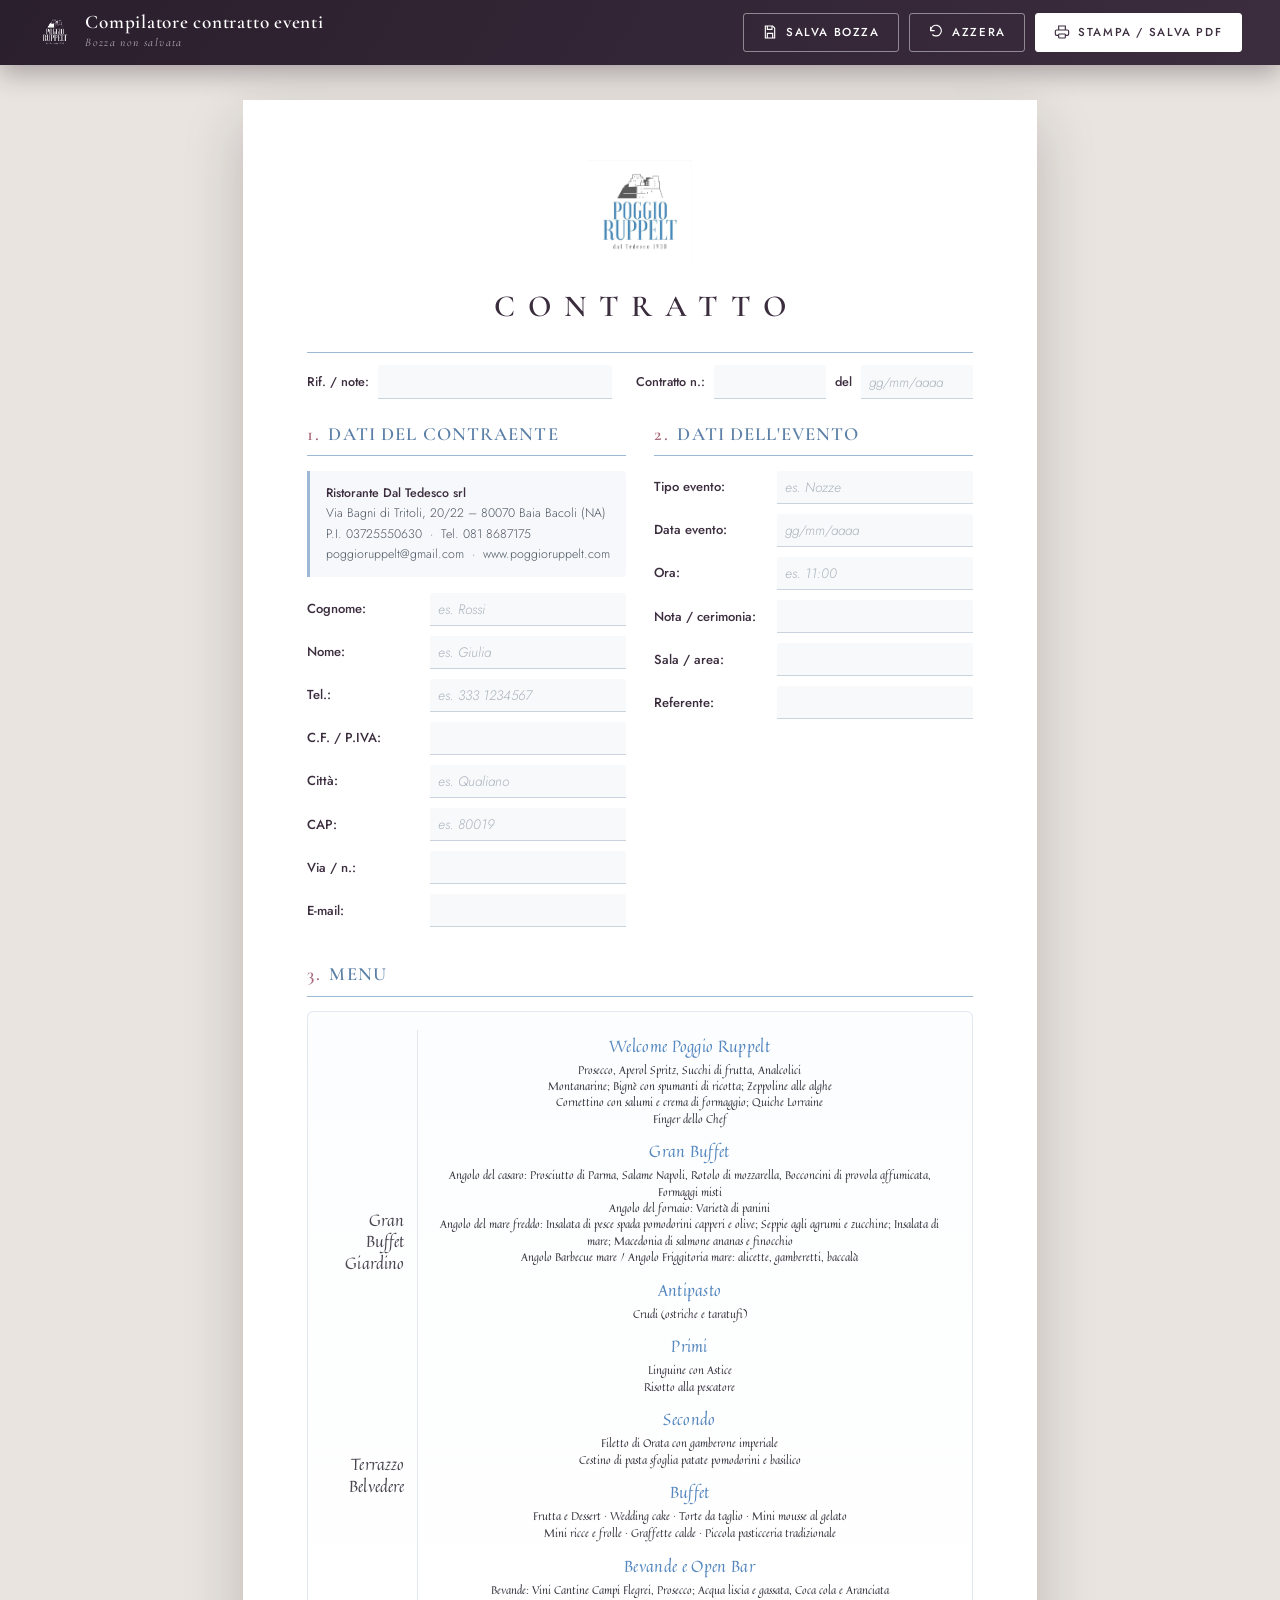
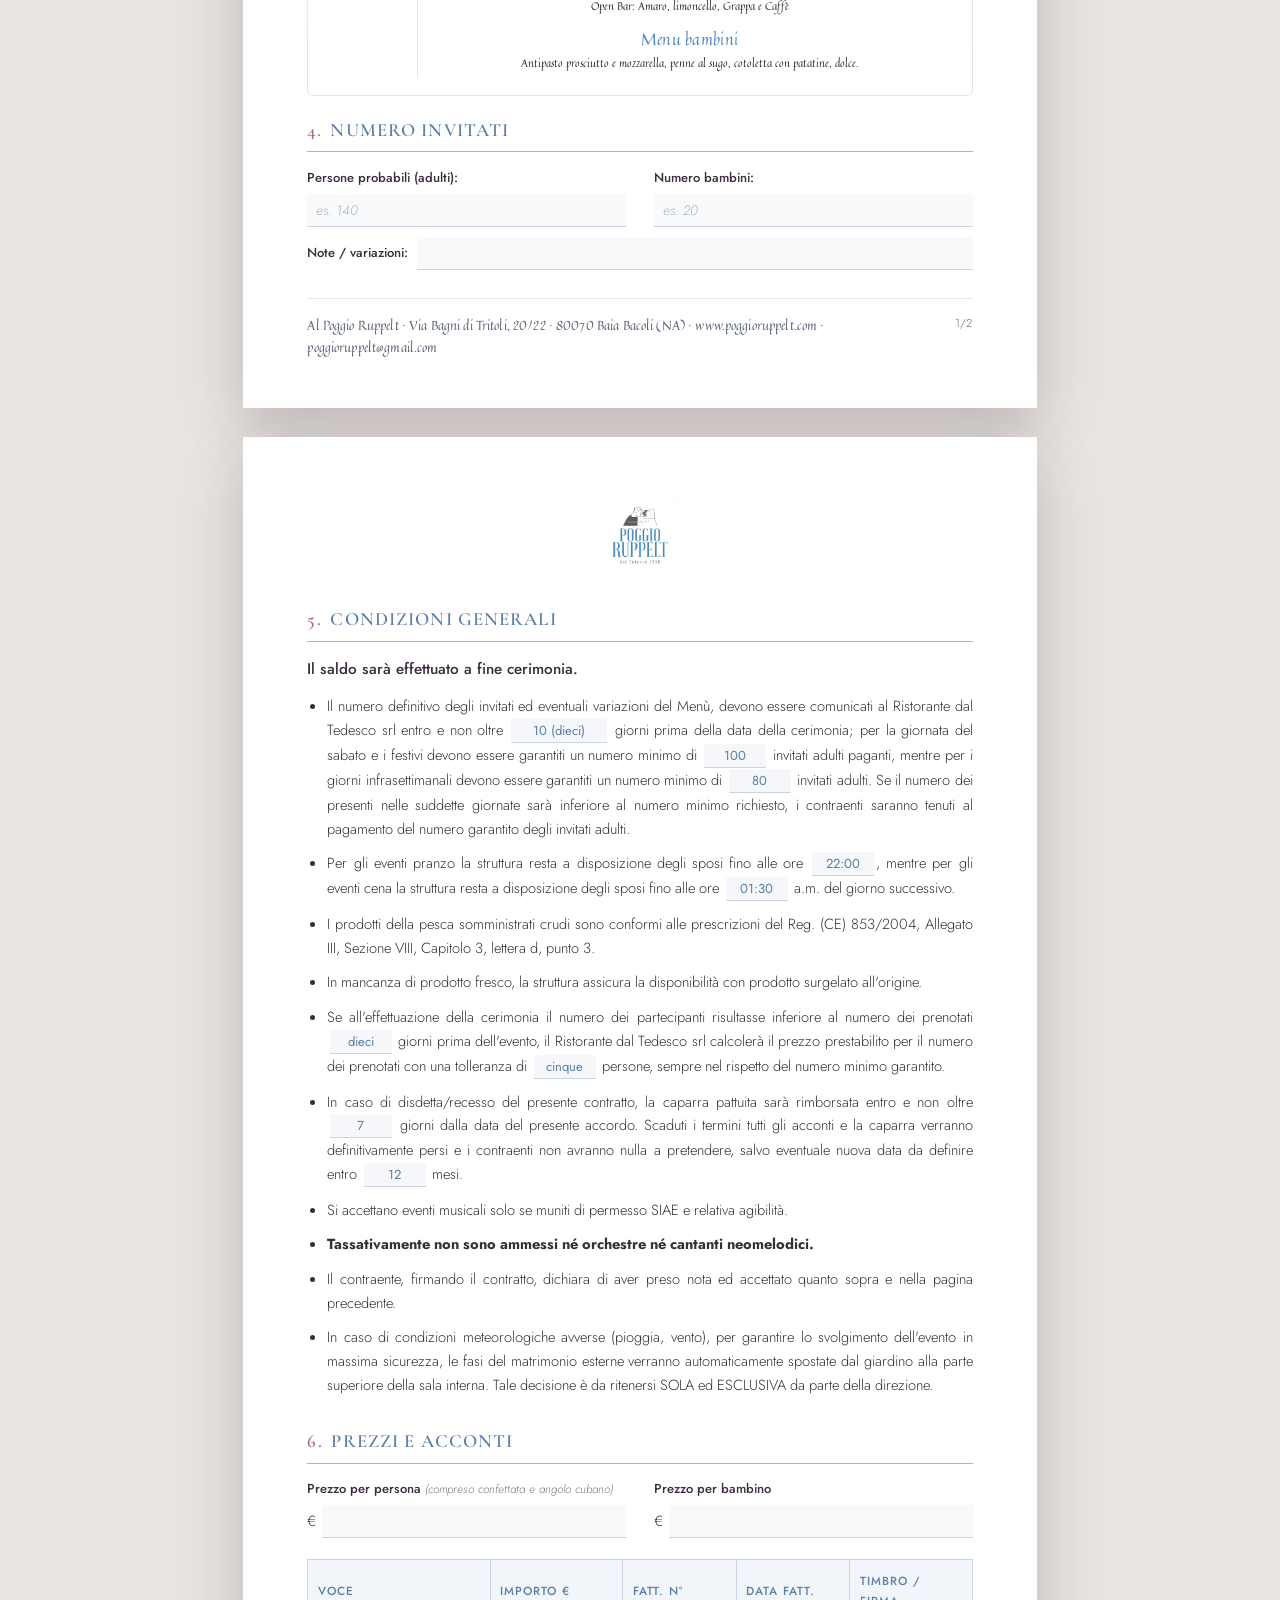
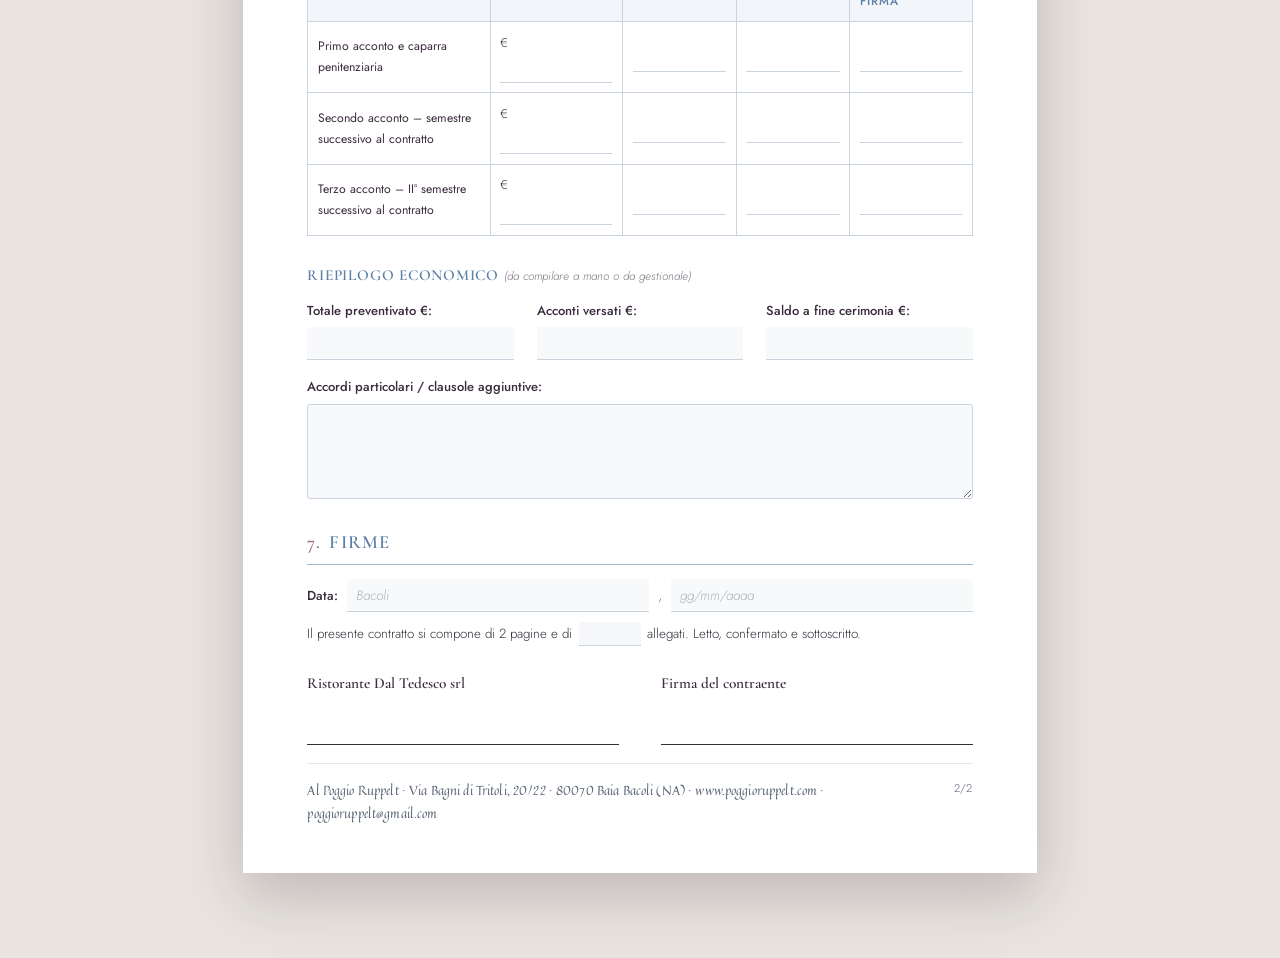
<file: contratto/index.html>
<!DOCTYPE html>
<html lang="it">
<head>
  <meta charset="UTF-8">
  <meta name="viewport" content="width=device-width, initial-scale=1.0">
  <title>Compilatore contratto eventi — Poggio Ruppelt (demo)</title>
  <meta name="robots" content="noindex, nofollow">
  <link rel="icon" type="image/png" sizes="32x32" href="../assets/images/favicon-32.png">
  <link rel="preconnect" href="https://fonts.googleapis.com">
  <link rel="preconnect" href="https://fonts.gstatic.com" crossorigin>
  <link href="https://fonts.googleapis.com/css2?family=Cormorant+Garamond:ital,wght@0,400;0,500;0,600;0,700;1,400;1,500&family=Jost:wght@300;400;500;600&family=Quintessential&family=Great+Vibes&display=swap" rel="stylesheet">
  <link rel="stylesheet" href="style.css">
</head>
<body>

  <!-- ============ BARRA STRUMENTI (non stampata) ============ -->
  <div class="toolbar" id="toolbar">
    <div class="toolbar-inner">
      <div class="toolbar-brand">
        <img src="../assets/images/logo-poggio-ruppelt-bianco.png" alt="" width="34" height="34">
        <div>
          <strong>Compilatore contratto eventi</strong>
          <span id="saveStatus">Bozza non salvata</span>
        </div>
      </div>
      <div class="toolbar-actions">
        <button type="button" class="tbtn" id="btnSave">
          <svg viewBox="0 0 24 24" fill="none" stroke="currentColor" stroke-width="1.7"><path d="M5 3h11l3 3v15H5z"/><path d="M8 3v5h7V3M8 21v-7h8v7"/></svg>
          Salva bozza
        </button>
        <button type="button" class="tbtn" id="btnReset">
          <svg viewBox="0 0 24 24" fill="none" stroke="currentColor" stroke-width="1.7"><path d="M4 4v6h6"/><path d="M4 10a8 8 0 112.5 5.7"/></svg>
          Azzera
        </button>
        <button type="button" class="tbtn tbtn-primary" id="btnPrint">
          <svg viewBox="0 0 24 24" fill="none" stroke="currentColor" stroke-width="1.7"><path d="M7 9V3h10v6M7 17H4a2 2 0 01-2-2v-4a2 2 0 012-2h16a2 2 0 012 2v4a2 2 0 01-2 2h-3"/><rect x="7" y="15" width="10" height="6" rx="1"/></svg>
          Stampa / Salva PDF
        </button>
      </div>
    </div>
  </div>

  <main class="sheets">

    <!-- ================================================================
         PAGINA 1
         ================================================================ -->
    <section class="sheet" id="pagina-1">

      <header class="doc-head">
        <img src="../assets/images/logo-poggio-ruppelt.jpg" alt="Poggio Ruppelt — dal Tedesco 1930" class="doc-logo" width="120">
        <h1 class="doc-title">Contratto</h1>
      </header>

      <div class="ref-row">
        <div class="ref-item">
          <label for="c-rif">Rif. / note:</label>
          <input type="text" id="c-rif" data-save>
        </div>
        <div class="ref-item ref-item--right">
          <label for="c-contratto-n">Contratto n.:</label>
          <input type="text" id="c-contratto-n" class="w-sm" data-save>
          <label for="c-contratto-data">del</label>
          <input type="text" id="c-contratto-data" class="w-sm" data-save placeholder="gg/mm/aaaa">
        </div>
      </div>

      <div class="cols-2">

        <!-- 1. DATI DEL CONTRAENTE -->
        <section class="doc-section">
          <h2 class="section-title"><span>1.</span> Dati del contraente</h2>
          <div class="company-box">
            <p><strong>Ristorante Dal Tedesco srl</strong><br>
            Via Bagni di Tritoli, 20/22 – 80070 Baia Bacoli (NA)<br>
            P.I. 03725550630 &nbsp;·&nbsp; Tel. 081 8687175<br>
            poggioruppelt@gmail.com &nbsp;·&nbsp; www.poggioruppelt.com</p>
          </div>

          <div class="line-field">
            <label for="c-cognome">Cognome:</label>
            <input type="text" id="c-cognome" data-save placeholder="es. Rossi">
          </div>
          <div class="line-field">
            <label for="c-nome">Nome:</label>
            <input type="text" id="c-nome" data-save placeholder="es. Giulia">
          </div>
          <div class="line-field">
            <label for="c-tel">Tel.:</label>
            <input type="tel" id="c-tel" data-save placeholder="es. 333 1234567">
          </div>
          <div class="line-field">
            <label for="c-cf">C.F. / P.IVA:</label>
            <input type="text" id="c-cf" data-save>
          </div>
          <div class="line-field">
            <label for="c-citta">Città:</label>
            <input type="text" id="c-citta" data-save placeholder="es. Qualiano">
          </div>
          <div class="line-field">
            <label for="c-cap">CAP:</label>
            <input type="text" id="c-cap" data-save placeholder="es. 80019">
          </div>
          <div class="line-field">
            <label for="c-via">Via / n.:</label>
            <input type="text" id="c-via" data-save>
          </div>
          <div class="line-field">
            <label for="c-email">E-mail:</label>
            <input type="email" id="c-email" data-save>
          </div>
        </section>

        <!-- 2. DATI DELL'EVENTO -->
        <section class="doc-section">
          <h2 class="section-title"><span>2.</span> Dati dell'evento</h2>

          <div class="line-field">
            <label for="c-tipo">Tipo evento:</label>
            <input type="text" id="c-tipo" data-save placeholder="es. Nozze">
          </div>
          <div class="line-field">
            <label for="c-data-evento">Data evento:</label>
            <input type="text" id="c-data-evento" data-save placeholder="gg/mm/aaaa">
          </div>
          <div class="line-field">
            <label for="c-ora">Ora:</label>
            <input type="text" id="c-ora" data-save placeholder="es. 11:00">
          </div>
          <div class="line-field">
            <label for="c-nota-cerimonia">Nota / cerimonia:</label>
            <input type="text" id="c-nota-cerimonia" data-save>
          </div>
          <div class="line-field">
            <label for="c-sala">Sala / area:</label>
            <input type="text" id="c-sala" data-save>
          </div>
          <div class="line-field">
            <label for="c-referente">Referente:</label>
            <input type="text" id="c-referente" data-save>
          </div>
        </section>
      </div>

      <!-- 3. MENU -->
      <section class="doc-section menu-section">
        <h2 class="section-title"><span>3.</span> Menu</h2>

        <div class="menu-wrap">
          <aside class="menu-side">
            <span>Gran Buffet<br>Giardino</span>
            <span>Terrazzo<br>Belvedere</span>
          </aside>

          <div class="menu-editable" data-save contenteditable="true" spellcheck="false">
            <h3>Welcome Poggio Ruppelt</h3>
            <p>Prosecco, Aperol Spritz, Succhi di frutta, Analcolici<br>
            Montanarine; Bignè con spumanti di ricotta; Zeppoline alle alghe<br>
            Cornettino con salumi e crema di formaggio; Quiche Lorraine<br>
            Finger dello Chef</p>

            <h3>Gran Buffet</h3>
            <p>Angolo del casaro: Prosciutto di Parma, Salame Napoli, Rotolo di mozzarella, Bocconcini di provola affumicata, Formaggi misti<br>
            Angolo del fornaio: Varietà di panini<br>
            Angolo del mare freddo: Insalata di pesce spada pomodorini capperi e olive; Seppie agli agrumi e zucchine; Insalata di mare; Macedonia di salmone ananas e finocchio<br>
            Angolo Barbecue mare / Angolo Friggitoria mare: alicette, gamberetti, baccalà</p>

            <h3>Antipasto</h3>
            <p>Crudi (ostriche e taratufi)</p>

            <h3>Primi</h3>
            <p>Linguine con Astice<br>Risotto alla pescatore</p>

            <h3>Secondo</h3>
            <p>Filetto di Orata con gamberone imperiale<br>
            Cestino di pasta sfoglia patate pomodorini e basilico</p>

            <h3>Buffet</h3>
            <p>Frutta e Dessert · Wedding cake · Torte da taglio · Mini mousse al gelato<br>
            Mini ricce e frolle · Graffette calde · Piccola pasticceria tradizionale</p>

            <h3>Bevande e Open Bar</h3>
            <p>Bevande: Vini Cantine Campi Flegrei, Prosecco; Acqua liscia e gassata, Coca cola e Aranciata<br>
            Open Bar: Amaro, limoncello, Grappa e Caffè</p>

            <h3>Menu bambini</h3>
            <p>Antipasto prosciutto e mozzarella, penne al sugo, cotoletta con patatine, dolce.</p>
          </div>
        </div>
      </section>

      <!-- 4. NUMERO INVITATI -->
      <section class="doc-section">
        <h2 class="section-title"><span>4.</span> Numero invitati</h2>
        <div class="invitati-row">
          <div class="line-field">
            <label for="c-adulti">Persone probabili (adulti):</label>
            <input type="text" id="c-adulti" data-save placeholder="es. 140">
          </div>
          <div class="line-field">
            <label for="c-bambini">Numero bambini:</label>
            <input type="text" id="c-bambini" data-save placeholder="es. 20">
          </div>
        </div>
        <div class="line-field">
          <label for="c-variazioni">Note / variazioni:</label>
          <input type="text" id="c-variazioni" data-save>
        </div>
      </section>

      <footer class="sheet-footer">
        <span>Al Poggio Ruppelt · Via Bagni di Tritoli, 20/22 · 80070 Baia Bacoli (NA) · www.poggioruppelt.com · poggioruppelt@gmail.com</span>
        <span>1/2</span>
      </footer>
    </section>

    <!-- ================================================================
         PAGINA 2
         ================================================================ -->
    <section class="sheet" id="pagina-2">

      <header class="doc-head doc-head--small">
        <img src="../assets/images/logo-poggio-ruppelt.jpg" alt="Poggio Ruppelt" class="doc-logo" width="86">
      </header>

      <!-- 5. CONDIZIONI GENERALI -->
      <section class="doc-section">
        <h2 class="section-title"><span>5.</span> Condizioni generali</h2>
        <div class="conditions" data-save-content>
          <p class="cond-lead">Il saldo sarà effettuato a fine cerimonia.</p>
          <ul>
            <li>Il numero definitivo degli invitati ed eventuali variazioni del Menù, devono essere comunicati al Ristorante dal Tedesco srl entro e non oltre
              <input type="text" class="inline w-xs" value="10 (dieci)" data-save aria-label="giorni di preavviso">
              giorni prima della data della cerimonia; per la giornata del sabato e i festivi devono essere garantiti un numero minimo di
              <input type="text" class="inline w-xxs" value="100" data-save aria-label="minimo sabato e festivi">
              invitati adulti paganti, mentre per i giorni infrasettimanali devono essere garantiti un numero minimo di
              <input type="text" class="inline w-xxs" value="80" data-save aria-label="minimo infrasettimanali">
              invitati adulti. Se il numero dei presenti nelle suddette giornate sarà inferiore al numero minimo richiesto, i contraenti saranno tenuti al pagamento del numero garantito degli invitati adulti.</li>

            <li>Per gli eventi pranzo la struttura resta a disposizione degli sposi fino alle ore
              <input type="text" class="inline w-xxs" value="22:00" data-save aria-label="orario fine pranzo">,
              mentre per gli eventi cena la struttura resta a disposizione degli sposi fino alle ore
              <input type="text" class="inline w-xxs" value="01:30" data-save aria-label="orario fine cena">
              a.m. del giorno successivo.</li>

            <li>I prodotti della pesca somministrati crudi sono conformi alle prescrizioni del Reg. (CE) 853/2004, Allegato III, Sezione VIII, Capitolo 3, lettera d, punto 3.</li>

            <li>In mancanza di prodotto fresco, la struttura assicura la disponibilità con prodotto surgelato all'origine.</li>

            <li>Se all'effettuazione della cerimonia il numero dei partecipanti risultasse inferiore al numero dei prenotati
              <input type="text" class="inline w-xxs" value="dieci" data-save aria-label="giorni prenotati">
              giorni prima dell'evento, il Ristorante dal Tedesco srl calcolerà il prezzo prestabilito per il numero dei prenotati con una tolleranza di
              <input type="text" class="inline w-xxs" value="cinque" data-save aria-label="tolleranza persone">
              persone, sempre nel rispetto del numero minimo garantito.</li>

            <li>In caso di disdetta/recesso del presente contratto, la caparra pattuita sarà rimborsata entro e non oltre
              <input type="text" class="inline w-xxs" value="7" data-save aria-label="giorni rimborso caparra">
              giorni dalla data del presente accordo. Scaduti i termini tutti gli acconti e la caparra verranno definitivamente persi e i contraenti non avranno nulla a pretendere, salvo eventuale nuova data da definire entro
              <input type="text" class="inline w-xxs" value="12" data-save aria-label="mesi nuova data">
              mesi.</li>

            <li>Si accettano eventi musicali solo se muniti di permesso SIAE e relativa agibilità.</li>

            <li><strong>Tassativamente non sono ammessi né orchestre né cantanti neomelodici.</strong></li>

            <li>Il contraente, firmando il contratto, dichiara di aver preso nota ed accettato quanto sopra e nella pagina precedente.</li>

            <li>In caso di condizioni meteorologiche avverse (pioggia, vento), per garantire lo svolgimento dell'evento in massima sicurezza, le fasi del matrimonio esterne verranno automaticamente spostate dal giardino alla parte superiore della sala interna. Tale decisione è da ritenersi SOLA ed ESCLUSIVA da parte della direzione.</li>
          </ul>
        </div>
      </section>

      <!-- 6. PREZZI E ACCONTI -->
      <section class="doc-section">
        <h2 class="section-title"><span>6.</span> Prezzi e acconti</h2>

        <div class="price-row">
          <div class="line-field">
            <label for="c-prezzo-persona">Prezzo per persona <em class="hint">(compreso confettata e angolo cubano)</em></label>
            <span class="euro">€ <input type="text" id="c-prezzo-persona" data-save></span>
          </div>
          <div class="line-field">
            <label for="c-prezzo-bambino">Prezzo per bambino</label>
            <span class="euro">€ <input type="text" id="c-prezzo-bambino" data-save></span>
          </div>
        </div>

        <div class="table-scroll">
        <table class="acconti-table">
          <thead>
            <tr>
              <th>Voce</th>
              <th>Importo €</th>
              <th>Fatt. n°</th>
              <th>Data fatt.</th>
              <th>Timbro / firma</th>
            </tr>
          </thead>
          <tbody>
            <tr>
              <td class="voce">Primo acconto e caparra penitenziaria</td>
              <td>€ <input type="text" data-save></td>
              <td><input type="text" data-save></td>
              <td><input type="text" data-save></td>
              <td><input type="text" data-save></td>
            </tr>
            <tr>
              <td class="voce">Secondo acconto – semestre successivo al contratto</td>
              <td>€ <input type="text" data-save></td>
              <td><input type="text" data-save></td>
              <td><input type="text" data-save></td>
              <td><input type="text" data-save></td>
            </tr>
            <tr>
              <td class="voce">Terzo acconto – II° semestre successivo al contratto</td>
              <td>€ <input type="text" data-save></td>
              <td><input type="text" data-save></td>
              <td><input type="text" data-save></td>
              <td><input type="text" data-save></td>
            </tr>
          </tbody>
        </table>
        </div>

        <h3 class="sub-title">Riepilogo economico <em class="hint">(da compilare a mano o da gestionale)</em></h3>
        <div class="riepilogo">
          <div class="line-field">
            <label for="c-totale">Totale preventivato €:</label>
            <input type="text" id="c-totale" data-save>
          </div>
          <div class="line-field">
            <label for="c-acconti">Acconti versati €:</label>
            <input type="text" id="c-acconti" data-save>
          </div>
          <div class="line-field">
            <label for="c-saldo">Saldo a fine cerimonia €:</label>
            <input type="text" id="c-saldo" data-save>
          </div>
        </div>

        <div class="line-field line-field--top">
          <label for="c-accordi">Accordi particolari / clausole aggiuntive:</label>
          <textarea id="c-accordi" rows="4" data-save></textarea>
        </div>
      </section>

      <!-- 7. FIRME -->
      <section class="doc-section">
        <h2 class="section-title"><span>7.</span> Firme</h2>
        <div class="firma-data">
          <div class="line-field">
            <label for="c-luogo">Data:</label>
            <input type="text" id="c-luogo" data-save placeholder="Bacoli" class="w-md">
            <span class="comma">,</span>
            <input type="text" id="c-data-firma" data-save placeholder="gg/mm/aaaa" class="w-md">
          </div>
        </div>
        <p class="allegati">Il presente contratto si compone di 2 pagine e di
          <input type="text" class="inline w-xxs" id="c-allegati" data-save aria-label="numero allegati">
          allegati. Letto, confermato e sottoscritto.</p>

        <div class="firme">
          <div class="firma-box">
            <p>Ristorante Dal Tedesco srl</p>
            <div class="firma-line"></div>
          </div>
          <div class="firma-box">
            <p>Firma del contraente</p>
            <div class="firma-line"></div>
          </div>
        </div>
      </section>

      <footer class="sheet-footer">
        <span>Al Poggio Ruppelt · Via Bagni di Tritoli, 20/22 · 80070 Baia Bacoli (NA) · www.poggioruppelt.com · poggioruppelt@gmail.com</span>
        <span>2/2</span>
      </footer>
    </section>

  </main>

  <script src="app.js"></script>
</body>
</html>
</file>
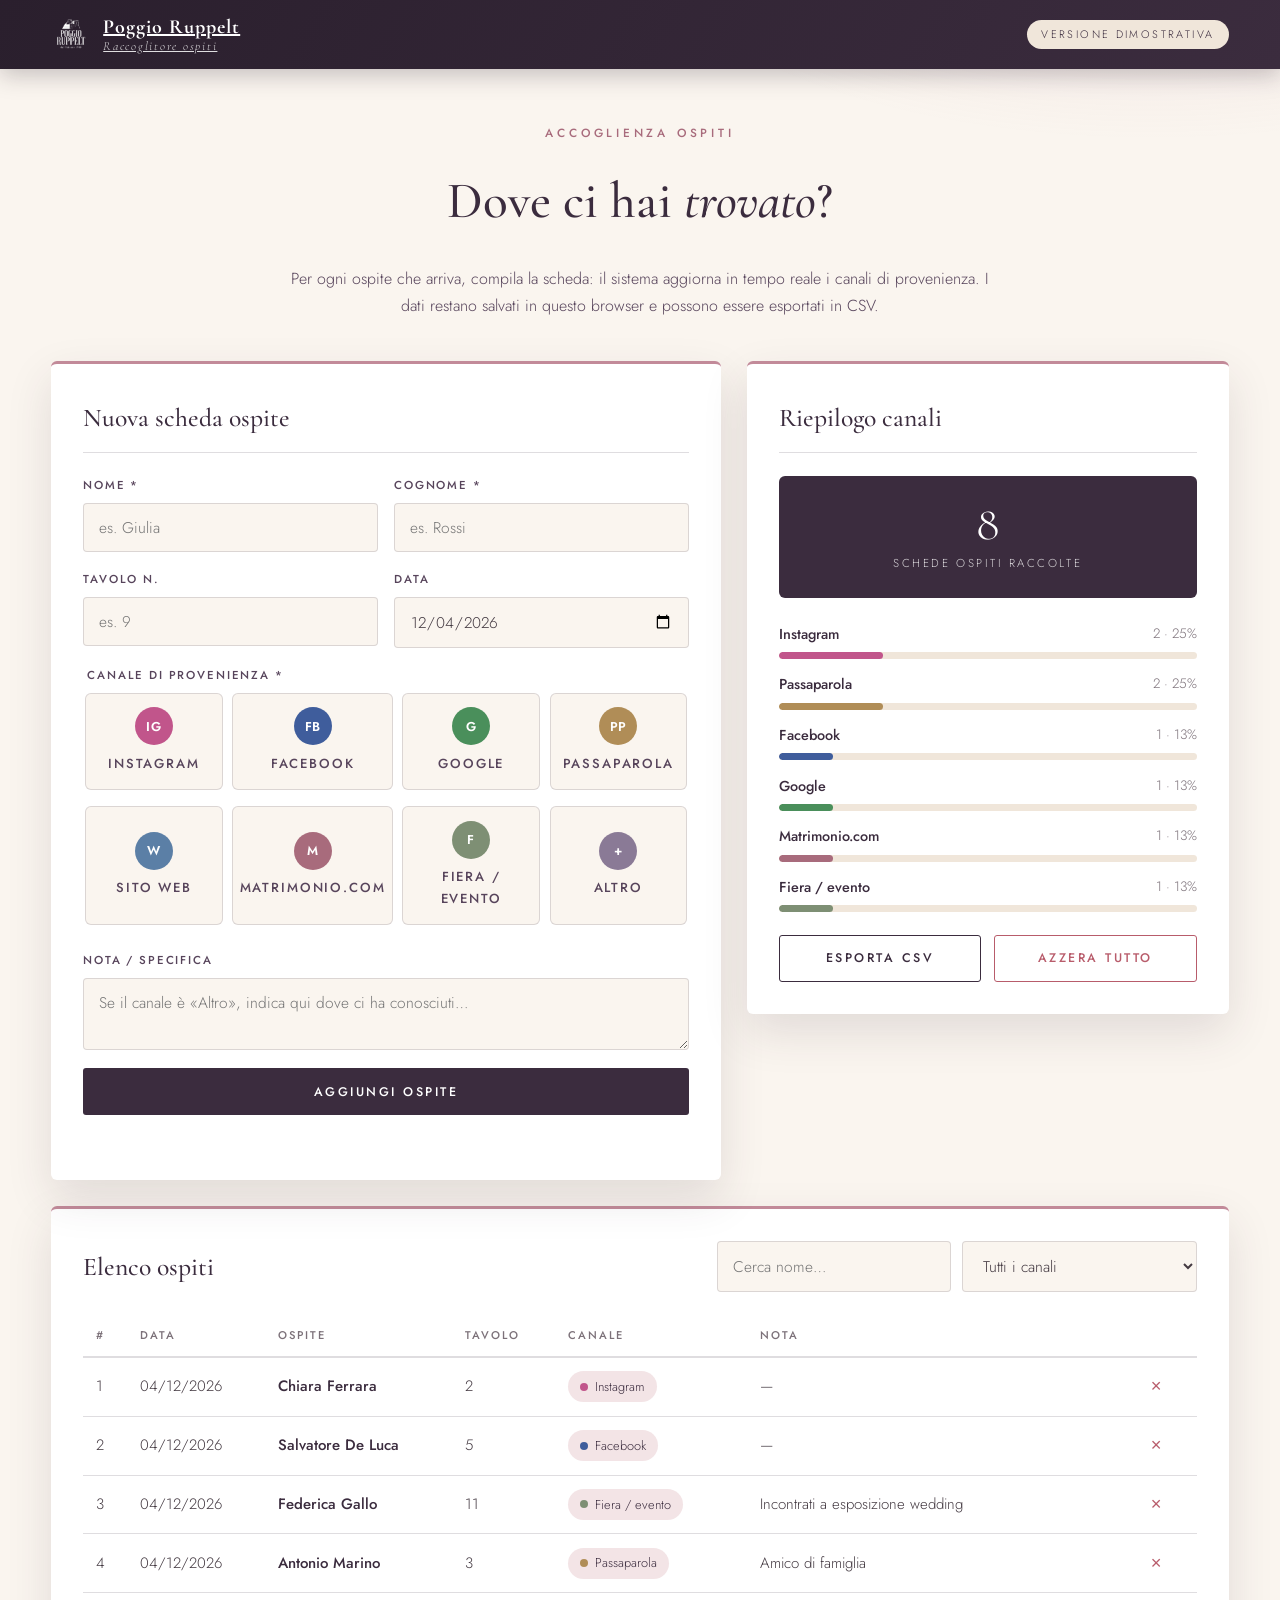
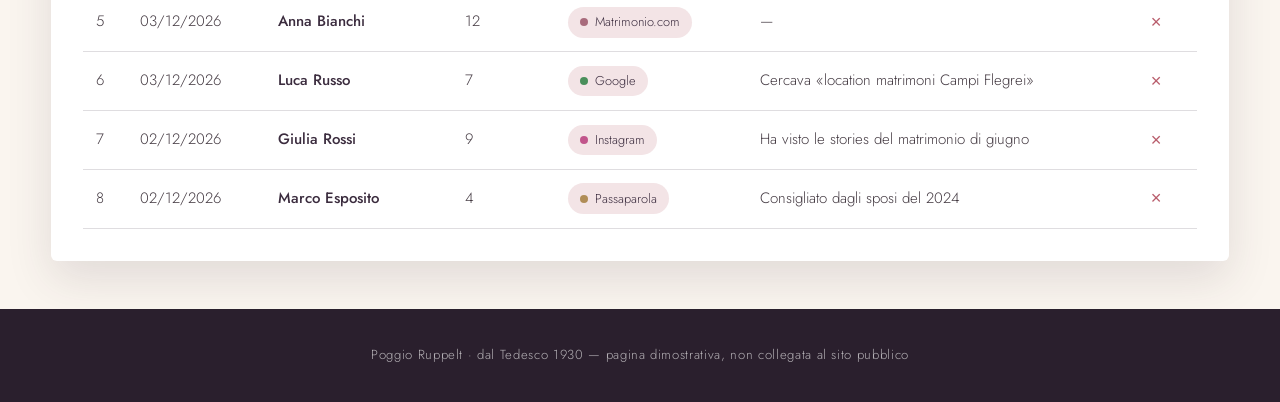
<file: modulo/index.html>
<!DOCTYPE html>
<html lang="it">
<head>
  <meta charset="UTF-8">
  <meta name="viewport" content="width=device-width, initial-scale=1.0">
  <title>Dove ci hai trovato — Poggio Ruppelt (demo)</title>
  <meta name="robots" content="noindex, nofollow">
  <link rel="icon" type="image/png" sizes="32x32" href="../assets/images/favicon-32.png">
  <link rel="preconnect" href="https://fonts.googleapis.com">
  <link rel="preconnect" href="https://fonts.gstatic.com" crossorigin>
  <link href="https://fonts.googleapis.com/css2?family=Cormorant+Garamond:ital,wght@0,400;0,500;0,600;1,400;1,500&family=Jost:wght@300;400;500;600&display=swap" rel="stylesheet">
  <link rel="stylesheet" href="style.css">
</head>
<body>

  <!-- Barra superiore -->
  <header class="topbar">
    <div class="wrap topbar-inner">
      <a href="../index.html" class="brand">
        <img src="../assets/images/logo-poggio-ruppelt-bianco.png" alt="Poggio Ruppelt" width="40" height="40">
        <span>
          <strong>Poggio Ruppelt</strong>
          <em>Raccoglitore ospiti</em>
        </span>
      </a>
      <span class="demo-badge">Versione dimostrativa</span>
    </div>
  </header>

  <main class="wrap">

    <!-- Intestazione -->
    <section class="page-head">
      <p class="eyebrow">Accoglienza ospiti</p>
      <h1>Dove ci hai <em>trovato</em>?</h1>
      <p class="subtitle">Per ogni ospite che arriva, compila la scheda: il sistema aggiorna in tempo reale i canali di provenienza. I dati restano salvati in questo browser e possono essere esportati in CSV.</p>
    </section>

    <div class="layout">

      <!-- ===== Form scheda ospite ===== -->
      <form class="card form-card" id="guestForm" novalidate>
        <h2 class="card-title">Nuova scheda ospite</h2>

        <div class="grid-2">
          <div class="field">
            <label for="f-nome">Nome *</label>
            <input type="text" id="f-nome" name="nome" required placeholder="es. Giulia">
          </div>
          <div class="field">
            <label for="f-cognome">Cognome *</label>
            <input type="text" id="f-cognome" name="cognome" required placeholder="es. Rossi">
          </div>
        </div>

        <div class="grid-2">
          <div class="field">
            <label for="f-tavolo">Tavolo n.</label>
            <input type="text" id="f-tavolo" name="tavolo" placeholder="es. 9">
          </div>
          <div class="field">
            <label for="f-data">Data</label>
            <input type="date" id="f-data" name="data">
          </div>
        </div>

        <fieldset class="field">
          <legend>Canale di provenienza *</legend>
          <div class="channels" id="channels">
            <label class="channel">
              <input type="radio" name="canale" value="Instagram" required>
              <span class="channel-box">
                <span class="channel-ico" style="--c:#c1558b">IG</span>
                <span>Instagram</span>
              </span>
            </label>
            <label class="channel">
              <input type="radio" name="canale" value="Facebook">
              <span class="channel-box">
                <span class="channel-ico" style="--c:#3f5d9c">FB</span>
                <span>Facebook</span>
              </span>
            </label>
            <label class="channel">
              <input type="radio" name="canale" value="Google">
              <span class="channel-box">
                <span class="channel-ico" style="--c:#4a8f5b">G</span>
                <span>Google</span>
              </span>
            </label>
            <label class="channel">
              <input type="radio" name="canale" value="Passaparola">
              <span class="channel-box">
                <span class="channel-ico" style="--c:#b08d57">PP</span>
                <span>Passaparola</span>
              </span>
            </label>
            <label class="channel">
              <input type="radio" name="canale" value="Sito web">
              <span class="channel-box">
                <span class="channel-ico" style="--c:#5b7fa6">W</span>
                <span>Sito web</span>
              </span>
            </label>
            <label class="channel">
              <input type="radio" name="canale" value="Matrimonio.com">
              <span class="channel-box">
                <span class="channel-ico" style="--c:#a86b7c">M</span>
                <span>Matrimonio.com</span>
              </span>
            </label>
            <label class="channel">
              <input type="radio" name="canale" value="Fiera / evento">
              <span class="channel-box">
                <span class="channel-ico" style="--c:#7e8f74">F</span>
                <span>Fiera / evento</span>
              </span>
            </label>
            <label class="channel">
              <input type="radio" name="canale" value="Altro">
              <span class="channel-box">
                <span class="channel-ico" style="--c:#8a7a96">+</span>
                <span>Altro</span>
              </span>
            </label>
          </div>
        </fieldset>

        <div class="field">
          <label for="f-nota">Nota / specifica</label>
          <textarea id="f-nota" name="nota" rows="2" placeholder="Se il canale è «Altro», indica qui dove ci ha conosciuti…"></textarea>
        </div>

        <button type="submit" class="btn btn-primary">Aggiungi ospite</button>
        <p class="form-msg" id="formMsg" role="status" aria-live="polite"></p>
      </form>

      <!-- ===== Riepilogo statistiche ===== -->
      <section class="card stats-card">
        <h2 class="card-title">Riepilogo canali</h2>
        <div class="total-box">
          <span class="total-num" id="totalGuests">0</span>
          <span class="total-label">schede ospiti raccolte</span>
        </div>
        <ul class="stats-list" id="statsList"></ul>
        <div class="stats-actions">
          <button type="button" class="btn btn-ghost" id="exportCsv">Esporta CSV</button>
          <button type="button" class="btn btn-ghost btn-danger" id="clearAll">Azzera tutto</button>
        </div>
      </section>
    </div>

    <!-- ===== Elenco ospiti ===== -->
    <section class="card list-card">
      <div class="list-head">
        <h2 class="card-title">Elenco ospiti</h2>
        <div class="filters">
          <input type="search" id="searchInput" placeholder="Cerca nome…">
          <select id="channelFilter">
            <option value="">Tutti i canali</option>
          </select>
        </div>
      </div>

      <div class="table-wrap">
        <table>
          <thead>
            <tr>
              <th>#</th>
              <th>Data</th>
              <th>Ospite</th>
              <th>Tavolo</th>
              <th>Canale</th>
              <th>Nota</th>
              <th></th>
            </tr>
          </thead>
          <tbody id="guestRows"></tbody>
        </table>
        <p class="empty" id="emptyState">Nessuna scheda ospite: aggiungi la prima usando il modulo.</p>
      </div>
    </section>

  </main>

  <footer class="footer">
    <p>Poggio Ruppelt · dal Tedesco 1930 — pagina dimostrativa, non collegata al sito pubblico</p>
  </footer>

  <script src="app.js"></script>
</body>
</html>
</file>
<file: contratto/style.css>
/* ============================================================
   Compilatore contratto eventi — style.css
   Fogli A4 editabili, tipografia elegante e ariosa
   ============================================================ */
:root {
  --plum: #3b2c3e;
  --plum-dark: #2a1f2d;
  --rose-deep: #a86b7c;
  --steel: #5b7fa6;
  --steel-light: #9db8d4;
  --azure: #5688bf;          /* azzurrino dei titoli di portata */
  --gold: #b08d57;
  --ink: #33303a;
  --muted: #7d7680;
  --line: #c9d4df;
  --line-soft: #e2e8ee;
  --field-bg: rgba(91, 127, 166, .045);
  --paper: #ffffff;
  --serif: "Cormorant Garamond", Georgia, serif;
  --sans: "Jost", "Helvetica Neue", Arial, sans-serif;
  /* Harrington è il font del contratto originale: di sistema su Windows/Office.
     Sugli altri dispositivi cade sul calligrafico web più vicino. */
  --harrington: "Harrington", "Quintessential", "Great Vibes", cursive;
}

* { box-sizing: border-box; }
html { scroll-behavior: smooth; }
body {
  margin: 0;
  font-family: var(--sans);
  font-weight: 300;
  font-size: 11pt;
  line-height: 1.7;
  color: var(--ink);
  background: #e9e4df;
  -webkit-font-smoothing: antialiased;
}

/* ============ TOOLBAR ============ */
.toolbar {
  position: sticky;
  top: 0;
  z-index: 100;
  background: linear-gradient(120deg, var(--plum-dark), var(--plum));
  color: #fff;
  box-shadow: 0 8px 26px rgba(42,31,45,.35);
}
.toolbar-inner {
  width: min(1240px, 94%);
  margin-inline: auto;
  display: flex;
  align-items: center;
  justify-content: space-between;
  gap: 1rem;
  padding: .75rem 0;
  flex-wrap: wrap;
}
.toolbar-brand { display: flex; align-items: center; gap: .8rem; }
.toolbar-brand img { width: 34px; height: 34px; object-fit: contain; }
.toolbar-brand strong {
  display: block;
  font-family: var(--serif);
  font-size: 1.2rem;
  font-weight: 600;
  letter-spacing: .04em;
  line-height: 1.1;
}
.toolbar-brand span {
  display: block;
  font-size: .72rem;
  letter-spacing: .12em;
  opacity: .75;
  font-style: italic;
  font-family: var(--serif);
}
.toolbar-actions { display: flex; gap: .6rem; flex-wrap: wrap; }
.tbtn {
  display: inline-flex;
  align-items: center;
  gap: .5rem;
  font-family: var(--sans);
  font-size: .72rem;
  font-weight: 500;
  letter-spacing: .14em;
  text-transform: uppercase;
  padding: .65rem 1.15rem;
  border-radius: 3px;
  border: 1px solid rgba(255,255,255,.45);
  background: transparent;
  color: #fff;
  cursor: pointer;
  transition: background .25s, border-color .25s, transform .2s;
}
.tbtn svg { width: 16px; height: 16px; }
.tbtn:hover { background: rgba(255,255,255,.14); border-color: #fff; }
.tbtn:active { transform: translateY(1px); }
.tbtn-primary {
  background: #fff;
  color: var(--plum);
  border-color: #fff;
}
.tbtn-primary:hover { background: var(--rose-deep); border-color: var(--rose-deep); color: #fff; }

/* ============ SHEETS (A4) ============ */
.sheets { padding: 2.2rem 0 3.5rem; }
.sheet {
  width: 210mm;
  min-height: 297mm;
  margin: 0 auto 1.8rem;
  background: var(--paper);
  padding: 16mm 17mm 13mm;
  box-shadow: 0 22px 55px rgba(42,31,45,.22);
  display: flex;
  flex-direction: column;
  position: relative;
}

/* ============ DOC HEAD ============ */
.doc-head { text-align: center; margin-bottom: 1.2rem; }
.doc-logo { width: 104px; height: auto; margin: 0 auto .3rem; }
.doc-head--small { margin-bottom: 1rem; }
.doc-head--small .doc-logo { width: 78px; }
.doc-title {
  font-family: var(--serif);
  font-weight: 600;
  font-size: 23pt;
  letter-spacing: .42em;
  text-transform: uppercase;
  color: var(--plum);
  margin: .25rem 0 0;
  padding-left: .42em; /* compensazione ottica letter-spacing */
}

/* ============ RIFERIMENTI ============ */
.ref-row {
  display: flex;
  justify-content: space-between;
  gap: 1.5rem;
  border-top: 1.5px solid var(--steel-light);
  padding-top: .75rem;
  margin-bottom: 1.25rem;
  flex-wrap: wrap;
}
.ref-item { display: flex; align-items: center; gap: .55rem; flex: 1; }
.ref-item--right { justify-content: flex-end; }
.ref-item label {
  font-size: 9.5pt;
  font-weight: 500;
  color: var(--plum);
  white-space: nowrap;
}

/* ============ SEZIONI ============ */
.doc-section { margin-bottom: 1.15rem; }
.section-title {
  font-family: var(--serif);
  font-weight: 600;
  font-size: 14pt;
  letter-spacing: .06em;
  text-transform: uppercase;
  color: var(--steel);
  border-bottom: 1.5px solid var(--steel-light);
  padding-bottom: .32rem;
  margin: 0 0 .9rem;
  display: flex;
  gap: .55rem;
  align-items: baseline;
}
.section-title span { color: var(--rose-deep); }
.sub-title {
  font-family: var(--serif);
  font-weight: 600;
  font-size: 11.5pt;
  letter-spacing: .05em;
  text-transform: uppercase;
  color: var(--steel);
  margin: 1.15rem 0 .7rem;
}
.hint {
  font-family: var(--sans);
  font-style: italic;
  font-weight: 300;
  font-size: 8.8pt;
  color: var(--muted);
  text-transform: none;
  letter-spacing: 0;
}

.cols-2 {
  display: grid;
  grid-template-columns: 1fr 1fr;
  gap: 1.8rem;
}
.company-box {
  background: #f6f8fb;
  border-left: 3px solid var(--steel-light);
  padding: .75rem .95rem;
  margin-bottom: 1rem;
  border-radius: 0 4px 4px 0;
}
.company-box p { margin: 0; font-size: 9.3pt; line-height: 1.65; color: #4c5560; }
.company-box strong { color: var(--plum); font-weight: 500; }

/* ============ CAMPI EDITABILI ============ */
.line-field {
  display: flex;
  align-items: center;
  gap: .55rem;
  margin-bottom: .62rem;
}
.line-field label {
  font-size: 9.8pt;
  font-weight: 500;
  color: var(--plum);
  white-space: nowrap;
  min-width: fit-content;
}
/* Etichette allineate nelle due colonne dati: i campi respirano tutti uguali */
.cols-2 .line-field label { flex: 0 0 30mm; }
.cols-2 .line-field input { flex: 1; }

.line-field input,
.line-field textarea,
.ref-item input,
.euro input,
.acconti-table input {
  font-family: var(--sans);
  font-weight: 300;
  font-size: 10.3pt;
  color: var(--ink);
  border: 0;
  border-bottom: 1px solid var(--line);
  background: var(--field-bg);
  border-radius: 2px 2px 0 0;
  padding: .38rem .55rem;
  flex: 1;
  min-width: 0;
  transition: background .2s, border-color .2s, box-shadow .2s;
}
.line-field textarea {
  width: 100%;
  flex: none;
  resize: vertical;
  border: 1px solid var(--line);
  border-radius: 3px;
  min-height: 82px;
}
input::placeholder, textarea::placeholder { color: #a9b3bd; font-style: italic; }
input:focus, textarea:focus, [contenteditable]:focus {
  outline: none;
  border-color: var(--gold);
  background: rgba(176,141,87,.08);
  box-shadow: 0 2px 0 0 var(--gold);
}
textarea:focus { box-shadow: 0 0 0 2px rgba(176,141,87,.25); }
.w-xxs { width: 62px; flex: none; text-align: center; }
.w-xs { width: 96px; flex: none; text-align: center; }
.w-sm { width: 112px; flex: none; }
.w-md { width: 138px; flex: none; }

/* ============ MENU ============ */
.menu-section { margin-top: .2rem; }
.menu-wrap {
  display: grid;
  grid-template-columns: 24mm 1fr;
  gap: 2.2mm;
  border: 1px solid var(--line-soft);
  border-radius: 6px;
  padding: 1.1rem 1.2rem;
  background: linear-gradient(180deg, #fcfdfe, #ffffff);
}
.menu-side {
  display: flex;
  flex-direction: column;
  justify-content: space-evenly;
  text-align: right;
  padding-right: .8rem;
  border-right: 1px solid var(--line-soft);
}
.menu-side span {
  font-family: var(--harrington);
  font-size: 12pt;
  color: #4a4550;
  line-height: 1.35;
  letter-spacing: .01em;
}
.menu-editable {
  font-family: var(--harrington);
  text-align: center;
  border-radius: 4px;
  padding: .2rem .8rem;
  transition: background .2s;
  color: #33303a;
}
.menu-editable:hover { background: #faf8f4; }
.menu-editable h3 {
  font-family: var(--harrington);
  font-weight: 400;
  font-size: 11.8pt;
  letter-spacing: .02em;
  color: var(--azure);
  margin: .72rem 0 .14rem;
}
.menu-editable h3:first-child { margin-top: 0; }
.menu-editable p { margin: 0 0 .22rem; font-size: 8.6pt; line-height: 1.42; }

/* ============ INVITATI / PREZZI / RIEPILOGO ============ */
.invitati-row,
.price-row {
  display: grid;
  grid-template-columns: 1fr 1fr;
  gap: 1.8rem;
}
.invitati-row .line-field,
.price-row .line-field {
  flex-direction: column;
  align-items: stretch;
  gap: .3rem;
}
.invitati-row .line-field label,
.price-row .line-field label { white-space: normal; }
.riepilogo {
  display: grid;
  grid-template-columns: repeat(3, 1fr);
  gap: 1.4rem;
  margin-bottom: 1rem;
}
.riepilogo .line-field {
  flex-direction: column;
  align-items: stretch;
  gap: .3rem;
  margin-bottom: 0;
}
.riepilogo .line-field label { white-space: normal; }
.euro { display: flex; align-items: center; gap: .35rem; flex: 1; }
.euro input { flex: 1; }
.line-field--top { align-items: flex-start; flex-direction: column; gap: .4rem; }
.line-field--top label { white-space: normal; }

/* ============ CONDIZIONI ============ */
.conditions ul { margin: 0; padding-left: 1.25rem; }
.conditions li { margin-bottom: .68rem; text-align: justify; line-height: 1.62; }
.cond-lead {
  font-weight: 500;
  color: var(--plum);
  margin: 0 0 .75rem;
  font-size: 11.5pt;
}
.inline {
  display: inline-block;
  border: 0;
  border-bottom: 1px solid var(--line);
  background: rgba(91,127,166,.06);
  border-radius: 2px 2px 0 0;
  padding: .12rem .4rem;
  font-family: var(--sans);
  font-weight: 400;
  font-size: 9.8pt;
  color: var(--steel);
  text-align: center;
  margin: 0 .15rem;
}
.inline:focus { outline: none; border-color: var(--gold); background: rgba(176,141,87,.1); }

/* ============ TABELLA ACCONTI ============ */
.table-scroll { overflow-x: auto; }
.acconti-table {
  width: 100%;
  border-collapse: collapse;
  margin: .7rem 0 .5rem;
  font-size: 9.5pt;
}
.acconti-table th {
  background: #f2f6fa;
  color: var(--steel);
  font-family: var(--sans);
  font-weight: 500;
  font-size: 8.8pt;
  letter-spacing: .08em;
  text-transform: uppercase;
  padding: .65rem .6rem;
  border: 1px solid var(--line);
  text-align: left;
}
.acconti-table td {
  border: 1px solid var(--line);
  padding: .6rem .6rem;
  vertical-align: middle;
}
.acconti-table .voce { font-size: 9.2pt; color: var(--plum); font-weight: 400; }
.acconti-table input {
  border: 0;
  border-bottom: 1px solid var(--line);
  background: transparent;
  padding: .3rem .35rem;
  width: 100%;
  font-size: 9.5pt;
}

/* ============ FIRME ============ */
.firma-data { margin-bottom: .6rem; }
.comma { color: var(--muted); }
.allegati { font-size: 10pt; margin: .6rem 0 1.5rem; }
.firme {
  display: grid;
  grid-template-columns: 1fr 1fr;
  gap: 2.6rem;
  margin-top: 1rem;
}
.firma-box p {
  font-family: var(--serif);
  font-weight: 600;
  font-size: 11.5pt;
  color: var(--plum);
  margin: 0 0 3rem;
}
.firma-line {
  border-bottom: 1.2px solid var(--ink);
  height: 1px;
}

/* ============ FOOTER FOGLIO ============ */
.sheet-footer {
  margin-top: auto;
  padding-top: .9rem;
  border-top: 1px solid var(--line-soft);
  display: flex;
  justify-content: space-between;
  gap: 1rem;
  font-family: var(--harrington);
  font-size: 10pt;
  color: #5b6677;
  letter-spacing: .01em;
}
.sheet-footer span:last-child { white-space: nowrap; font-family: var(--sans); font-size: 8.5pt; }

/* ============ RESPONSIVE (schermo) ============ */
@media (max-width: 860px) {
  body { font-size: 10.5pt; }
  .sheet {
    width: 94%;
    min-height: 0;
    padding: 1.7rem 1.25rem 1.4rem;
    margin-bottom: 1.2rem;
  }
  .cols-2, .invitati-row, .price-row { grid-template-columns: 1fr; gap: 0; }
  .riepilogo { grid-template-columns: 1fr; gap: .8rem; }
  .cols-2 .line-field label { flex: 0 1 auto; }
  .firme { grid-template-columns: 1fr; gap: 1.8rem; }
  .firma-box p { margin-bottom: 2.2rem; }
  .menu-wrap { grid-template-columns: 1fr; padding: 1rem; gap: .8rem; }
  .menu-side {
    flex-direction: row;
    justify-content: space-between;
    border-right: 0;
    border-bottom: 1px solid var(--line-soft);
    padding: 0 0 .6rem;
    text-align: left;
  }
  .menu-editable { padding: .4rem 0; }
  .ref-row { flex-direction: column; gap: .7rem; }
  .ref-item--right { justify-content: flex-start; flex-wrap: wrap; }
  .toolbar-inner { justify-content: center; text-align: center; }
  .sheet-footer { flex-direction: column; gap: .25rem; }
  /* Evita lo zoom automatico di iOS sui campi */
  .line-field input,
  .line-field textarea,
  .ref-item input,
  .acconti-table input,
  .inline { font-size: 16px; }
  .menu-editable p { font-size: 9.5pt; }
  .menu-editable h3 { font-size: 13pt; }
  .acconti-table { min-width: 560px; }
}

/* ============ STAMPA / PDF ============
   A schermo il documento resta arioso; in stampa si compatta
   per garantire le 2 pagine A4 senza traboccamenti. */
@page { size: A4; margin: 0; }

@media print {
  html, body { background: #fff; }
  .toolbar { display: none !important; }
  .sheets { padding: 0; }
  .sheet {
    width: 210mm;
    min-height: 297mm;
    margin: 0;
    box-shadow: none;
    padding: 12mm 14mm 10mm;
    page-break-after: always;
    break-after: page;
    print-color-adjust: exact;
    -webkit-print-color-adjust: exact;
  }
  .sheet:last-child { page-break-after: auto; break-after: auto; }

  /* Compattazione verticale controllata */
  .doc-section { margin-bottom: .7rem; }
  .doc-head { margin-bottom: .8rem; }
  .doc-logo { width: 92px; }
  .doc-head--small .doc-logo { width: 70px; }
  .doc-title { font-size: 21pt; }
  .ref-row { margin-bottom: .9rem; }
  .line-field { margin-bottom: .42rem; }
  .line-field input { padding: .28rem .45rem; }
  .company-box { padding: .55rem .75rem; margin-bottom: .75rem; }
  .section-title { margin-bottom: .6rem; }

  /* Menu: misure collaudate per il foglio A4 */
  .menu-wrap { padding: .55rem .7rem; gap: 2mm; }
  .menu-side span { font-size: 10.5pt; }
  .menu-editable { padding: .1rem .5rem; }
  .menu-editable h3 { font-size: 10pt; margin: .42rem 0 .08rem; }
  .menu-editable p { font-size: 7.8pt; line-height: 1.28; margin-bottom: .12rem; }

  /* Pagina 2 */
  .conditions li { margin-bottom: .48rem; line-height: 1.5; }
  .cond-lead { margin-bottom: .55rem; }
  .acconti-table th, .acconti-table td { padding: .42rem .45rem; }
  .line-field textarea { min-height: 58px; }
  .firma-box p { margin-bottom: 2.1rem; }
  .firme { gap: 2rem; margin-top: .6rem; }
  .allegati { margin: .4rem 0 1rem; }

  .line-field input,
  .line-field textarea,
  .ref-item input,
  .euro input,
  .acconti-table input,
  .inline {
    background: transparent !important;
    box-shadow: none !important;
  }
  .menu-editable, .menu-wrap { background: #fff !important; }
  .company-box, .acconti-table th, .menu-wrap { print-color-adjust: exact; -webkit-print-color-adjust: exact; }
  a[href]::after { content: ""; }
}
</file>
<file: modulo/style.css>
/* ============================================================
   Modulo «Dove ci hai trovato» — style.css
   ============================================================ */
:root {
  --plum: #3b2c3e;
  --plum-dark: #2a1f2d;
  --plum-soft: #57445b;
  --rose: #c28a99;
  --rose-deep: #a86b7c;
  --rose-pale: #f3e4e6;
  --cream: #faf5ef;
  --sand: #f0e6da;
  --gold: #b08d57;
  --ink: #443a42;
  --muted: #7c7179;
  --line: rgba(59, 44, 62, 0.16);
  --serif: "Cormorant Garamond", Georgia, serif;
  --sans: "Jost", "Helvetica Neue", Arial, sans-serif;
  --radius: 6px;
  --shadow: 0 18px 45px rgba(59, 44, 62, 0.13);
  --ease: cubic-bezier(0.25, 0.8, 0.3, 1);
}

* { box-sizing: border-box; }
html { scroll-behavior: smooth; }
body {
  margin: 0;
  font-family: var(--sans);
  font-weight: 300;
  font-size: 1rem;
  line-height: 1.7;
  color: var(--ink);
  background:
    radial-gradient(900px 400px at 90% -5%, rgba(194,138,153,.18), transparent 60%),
    var(--cream);
  -webkit-font-smoothing: antialiased;
}
h1, h2, h3 { font-family: var(--serif); color: var(--plum); font-weight: 500; margin: 0 0 .4em; }
h1 { font-size: clamp(2.1rem, 4.5vw, 3.2rem); }
em { font-style: italic; }
.wrap { width: min(1180px, 92%); margin-inline: auto; }

/* ---------- Topbar ---------- */
.topbar {
  background: linear-gradient(120deg, var(--plum-dark), var(--plum));
  padding: .9rem 0;
  position: sticky;
  top: 0;
  z-index: 50;
  box-shadow: 0 6px 22px rgba(42,31,45,.25);
}
.topbar-inner { display: flex; align-items: center; justify-content: space-between; gap: 1rem; }
.brand { display: flex; align-items: center; gap: .75rem; color: #fff; }
.brand:hover { color: #fff; }
.brand img { width: 40px; height: 40px; object-fit: contain; }
.brand span { display: flex; flex-direction: column; line-height: 1.2; }
.brand strong { font-family: var(--serif); font-size: 1.25rem; letter-spacing: .05em; }
.brand em { font-family: var(--serif); font-style: italic; font-size: .78rem; letter-spacing: .14em; opacity: .85; }
.demo-badge {
  font-size: .68rem;
  letter-spacing: .22em;
  text-transform: uppercase;
  color: var(--plum);
  background: var(--sand);
  padding: .35rem .9rem;
  border-radius: 999px;
  white-space: nowrap;
}

/* ---------- Page head ---------- */
.page-head { text-align: center; padding: 3.4rem 0 2.6rem; max-width: 720px; margin-inline: auto; }
.eyebrow {
  font-size: .74rem;
  font-weight: 500;
  letter-spacing: .32em;
  text-transform: uppercase;
  color: var(--rose-deep);
  margin: 0 0 .9rem;
}
.subtitle { color: var(--plum-soft); margin: 0; }

/* ---------- Cards & layout ---------- */
.layout {
  display: grid;
  grid-template-columns: 1.25fr .9fr;
  gap: 1.6rem;
  align-items: start;
}
.card {
  background: #fff;
  border-radius: var(--radius);
  box-shadow: var(--shadow);
  padding: 2rem;
  border-top: 3px solid var(--rose);
}
.card-title {
  font-size: 1.6rem;
  padding-bottom: .8rem;
  margin-bottom: 1.4rem;
  border-bottom: 1px solid var(--line);
}

/* ---------- Form ---------- */
.grid-2 { display: grid; grid-template-columns: 1fr 1fr; gap: 1rem; }
.field { margin-bottom: 1.15rem; display: flex; flex-direction: column; }
.field label, .field legend {
  font-size: .72rem;
  font-weight: 500;
  letter-spacing: .16em;
  text-transform: uppercase;
  color: var(--plum-soft);
  margin-bottom: .45rem;
}
.field input, .field textarea, .field select,
.filters input, .filters select {
  font-family: var(--sans);
  font-size: .97rem;
  font-weight: 300;
  color: var(--ink);
  background: var(--cream);
  border: 1px solid var(--line);
  border-radius: 4px;
  padding: .75rem .95rem;
  width: 100%;
  transition: border-color .25s, box-shadow .25s, background .25s;
}
.field input:focus, .field textarea:focus,
.filters input:focus, .filters select:focus {
  outline: none;
  border-color: var(--rose);
  background: #fff;
  box-shadow: 0 0 0 3px rgba(194,138,153,.18);
}
.field textarea { resize: vertical; min-height: 64px; }
fieldset.field { border: 0; padding: 0; }

/* Channel radio cards */
.channels { display: grid; grid-template-columns: repeat(4, 1fr); gap: .6rem; }
.channel { cursor: pointer; }
.channel input { position: absolute; opacity: 0; pointer-events: none; }
.channel-box {
  display: flex;
  flex-direction: column;
  align-items: center;
  gap: .45rem;
  text-align: center;
  font-size: .82rem;
  padding: .85rem .4rem;
  border: 1px solid var(--line);
  border-radius: var(--radius);
  background: var(--cream);
  transition: all .25s var(--ease);
  height: 100%;
  justify-content: center;
}
.channel-ico {
  display: flex;
  align-items: center;
  justify-content: center;
  width: 38px; height: 38px;
  border-radius: 50%;
  background: var(--c, var(--rose-deep));
  color: #fff;
  font-size: .8rem;
  font-weight: 600;
  letter-spacing: .04em;
}
.channel:hover .channel-box { border-color: var(--rose); transform: translateY(-2px); }
.channel input:checked + .channel-box {
  border-color: var(--plum);
  background: var(--plum);
  color: #fff;
  box-shadow: 0 10px 22px rgba(59,44,62,.28);
}
.channel input:checked + .channel-box .channel-ico { outline: 2px solid rgba(255,255,255,.65); outline-offset: 2px; }
.channel input:focus-visible + .channel-box { box-shadow: 0 0 0 3px rgba(194,138,153,.4); }

/* ---------- Buttons ---------- */
.btn {
  display: inline-flex;
  align-items: center;
  justify-content: center;
  padding: .85rem 1.8rem;
  font-family: var(--sans);
  font-size: .78rem;
  font-weight: 500;
  letter-spacing: .2em;
  text-transform: uppercase;
  border-radius: 3px;
  border: 1px solid transparent;
  transition: all .3s var(--ease);
}
.btn-primary { background: var(--plum); color: #fff; width: 100%; }
.btn-primary:hover { background: var(--rose-deep); color: #fff; }
.btn-ghost {
  background: transparent;
  border-color: var(--plum);
  color: var(--plum);
  flex: 1;
}
.btn-ghost:hover { background: var(--plum); color: #fff; }
.btn-danger { border-color: #b85c6b; color: #b85c6b; }
.btn-danger:hover { background: #b85c6b; color: #fff; }
.stats-actions { display: flex; gap: .8rem; margin-top: 1.4rem; }
.form-msg { min-height: 1.3em; margin: .9rem 0 0; font-size: .9rem; text-align: center; }
.form-msg.ok { color: #5f7d56; }
.form-msg.err { color: #b85c6b; }

/* ---------- Stats ---------- */
.total-box {
  text-align: center;
  background: var(--plum);
  color: #fff;
  border-radius: var(--radius);
  padding: 1.5rem 1rem;
  margin-bottom: 1.5rem;
}
.total-num { display: block; font-family: var(--serif); font-size: 3rem; line-height: 1; }
.total-label {
  display: block;
  font-size: .72rem;
  letter-spacing: .22em;
  text-transform: uppercase;
  opacity: .8;
  margin-top: .4rem;
}
.stats-list { list-style: none; margin: 0; padding: 0; display: flex; flex-direction: column; gap: .85rem; }
.stats-item .stats-top {
  display: flex;
  justify-content: space-between;
  font-size: .9rem;
  margin-bottom: .35rem;
}
.stats-top strong { font-weight: 500; color: var(--plum); }
.stats-top span { color: var(--muted); font-size: .85rem; }
.bar { height: 7px; border-radius: 999px; background: var(--sand); overflow: hidden; }
.bar i {
  display: block;
  height: 100%;
  border-radius: 999px;
  background: linear-gradient(90deg, var(--rose), var(--rose-deep));
  width: 0;
  transition: width .8s var(--ease);
}

/* ---------- Table ---------- */
.list-card { margin: 1.6rem 0 3rem; }
.list-head {
  display: flex;
  justify-content: space-between;
  align-items: center;
  gap: 1.2rem;
  flex-wrap: wrap;
  margin-bottom: 1.4rem;
}
.list-head .card-title { border: 0; padding: 0; margin: 0; }
.filters { display: flex; gap: .7rem; flex: 1; max-width: 480px; }
.table-wrap { overflow-x: auto; }
table { width: 100%; border-collapse: collapse; min-width: 720px; }
thead th {
  text-align: left;
  font-size: .7rem;
  letter-spacing: .18em;
  text-transform: uppercase;
  color: var(--muted);
  font-weight: 500;
  padding: .7rem .8rem;
  border-bottom: 2px solid var(--line);
}
tbody td { padding: .85rem .8rem; border-bottom: 1px solid var(--line); font-size: .94rem; vertical-align: middle; }
tbody tr { transition: background .2s; }
tbody tr:hover { background: var(--cream); }
.guest-name { font-weight: 500; color: var(--plum); }
.tag {
  display: inline-flex;
  align-items: center;
  gap: .45rem;
  font-size: .8rem;
  padding: .28rem .75rem;
  border-radius: 999px;
  background: var(--rose-pale);
  color: var(--plum);
  white-space: nowrap;
}
.tag::before {
  content: "";
  width: 8px; height: 8px;
  border-radius: 50%;
  background: var(--tag-c, var(--rose-deep));
}
.row-del {
  background: none;
  border: 0;
  color: #b85c6b;
  font-size: 1.15rem;
  line-height: 1;
  padding: .3rem .5rem;
  border-radius: 4px;
  transition: background .2s;
}
.row-del:hover { background: rgba(184,92,107,.12); }
.empty { text-align: center; color: var(--muted); padding: 2rem 0 1rem; display: none; }
.empty.show { display: block; }

/* ---------- Footer ---------- */
.footer {
  background: var(--plum-dark);
  color: rgba(255,255,255,.65);
  text-align: center;
  padding: 1.4rem 1rem;
  font-size: .82rem;
  letter-spacing: .05em;
}

/* ---------- Responsive ---------- */
@media (max-width: 960px) {
  .layout { grid-template-columns: 1fr; }
  .channels { grid-template-columns: repeat(4, 1fr); }
}
@media (max-width: 640px) {
  .card { padding: 1.4rem; }
  .grid-2 { grid-template-columns: 1fr; }
  .channels { grid-template-columns: repeat(2, 1fr); }
  .filters { max-width: none; }
  .filters input, .filters select { flex: 1; }
  .demo-badge { display: none; }
  .stats-actions { flex-direction: column; }
}
</file>
